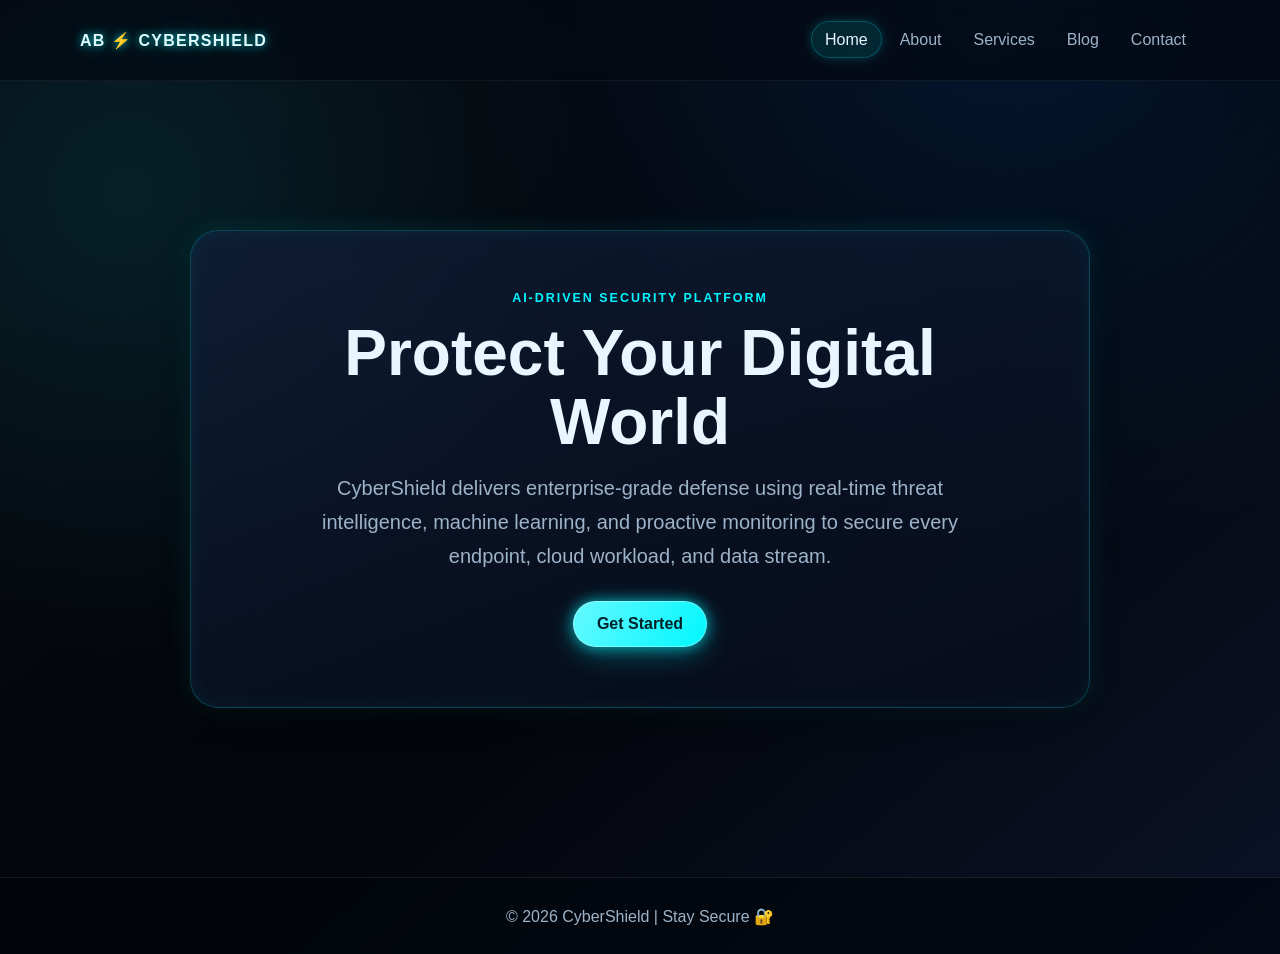
<file: index.html>
<!DOCTYPE html>
<html lang="en">
  <head>
    <meta charset="UTF-8" />
    <meta name="viewport" content="width=device-width, initial-scale=1.0" />
    <title>CyberShield | Home</title>
    <link rel="stylesheet" href="styles.css" />
  </head>
  <body>
    <header>
      <div class="container navbar">
        <a href="index.html" class="logo">AB <span class="bolt">⚡</span> CYBERSHIELD</a>
        <button class="menu-btn" aria-label="Toggle Menu">☰</button>
        <ul class="nav-links">
          <li><a class="active" href="index.html">Home</a></li>
          <li><a href="about.html">About</a></li>
          <li><a href="services.html">Services</a></li>
          <li><a href="blog.html">Blog</a></li>
          <li><a href="contact.html">Contact</a></li>
        </ul>
      </div>
    </header>

    <main>
      <section class="hero container">
        <div class="hero-panel">
          <p class="eyebrow">AI-Driven Security Platform</p>
          <h1>Protect Your Digital World</h1>
          <p class="subtitle">
            CyberShield delivers enterprise-grade defense using real-time threat intelligence,
            machine learning, and proactive monitoring to secure every endpoint, cloud workload,
            and data stream.
          </p>
          <button class="cta-btn">Get Started</button>
        </div>
      </section>
    </main>

    <footer>
      <div class="container footer-inner">© 2026 CyberShield | Stay Secure 🔐</div>
    </footer>
    <script src="script.js"></script>
  </body>
</html>
</file>
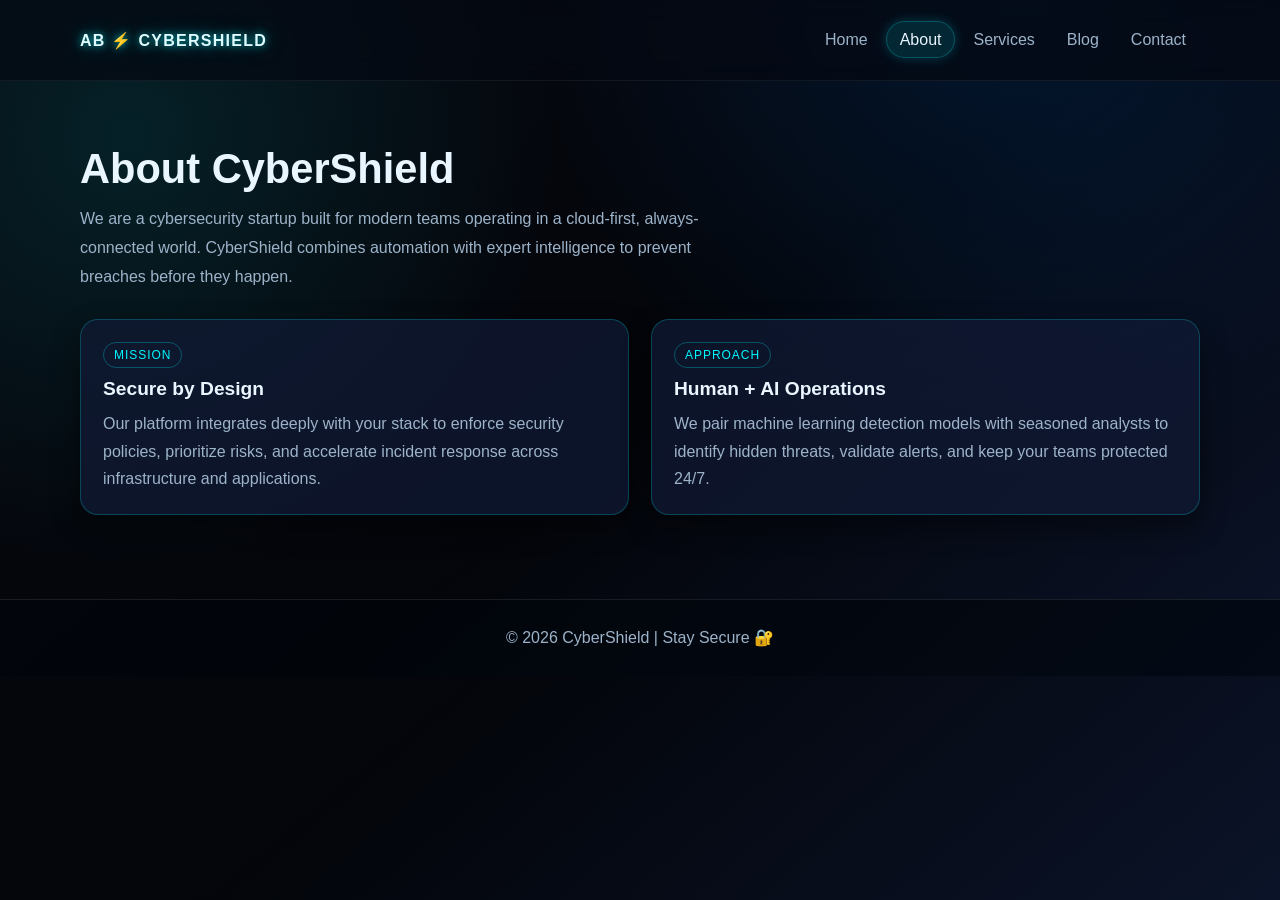
<file: about.html>
<!DOCTYPE html>
<html lang="en">
  <head>
    <meta charset="UTF-8" />
    <meta name="viewport" content="width=device-width, initial-scale=1.0" />
    <title>CyberShield | About</title>
    <link rel="stylesheet" href="styles.css" />
  </head>
  <body>
    <header>
      <div class="container navbar">
        <a href="index.html" class="logo">AB <span class="bolt">⚡</span> CYBERSHIELD</a>
        <button class="menu-btn" aria-label="Toggle Menu">☰</button>
        <ul class="nav-links">
          <li><a href="index.html">Home</a></li>
          <li><a class="active" href="about.html">About</a></li>
          <li><a href="services.html">Services</a></li>
          <li><a href="blog.html">Blog</a></li>
          <li><a href="contact.html">Contact</a></li>
        </ul>
      </div>
    </header>

    <main>
      <section class="container">
        <div class="section-header">
          <h1>About CyberShield</h1>
          <p>
            We are a cybersecurity startup built for modern teams operating in a cloud-first,
            always-connected world. CyberShield combines automation with expert intelligence to
            prevent breaches before they happen.
          </p>
        </div>

        <div class="grid cols-2">
          <article class="card">
            <span class="tag">Mission</span>
            <h3>Secure by Design</h3>
            <p>
              Our platform integrates deeply with your stack to enforce security policies,
              prioritize risks, and accelerate incident response across infrastructure and
              applications.
            </p>
          </article>

          <article class="card">
            <span class="tag">Approach</span>
            <h3>Human + AI Operations</h3>
            <p>
              We pair machine learning detection models with seasoned analysts to identify hidden
              threats, validate alerts, and keep your teams protected 24/7.
            </p>
          </article>
        </div>
      </section>
    </main>

    <footer>
      <div class="container footer-inner">© 2026 CyberShield | Stay Secure 🔐</div>
    </footer>
    <script src="script.js"></script>
  </body>
</html>
</file>
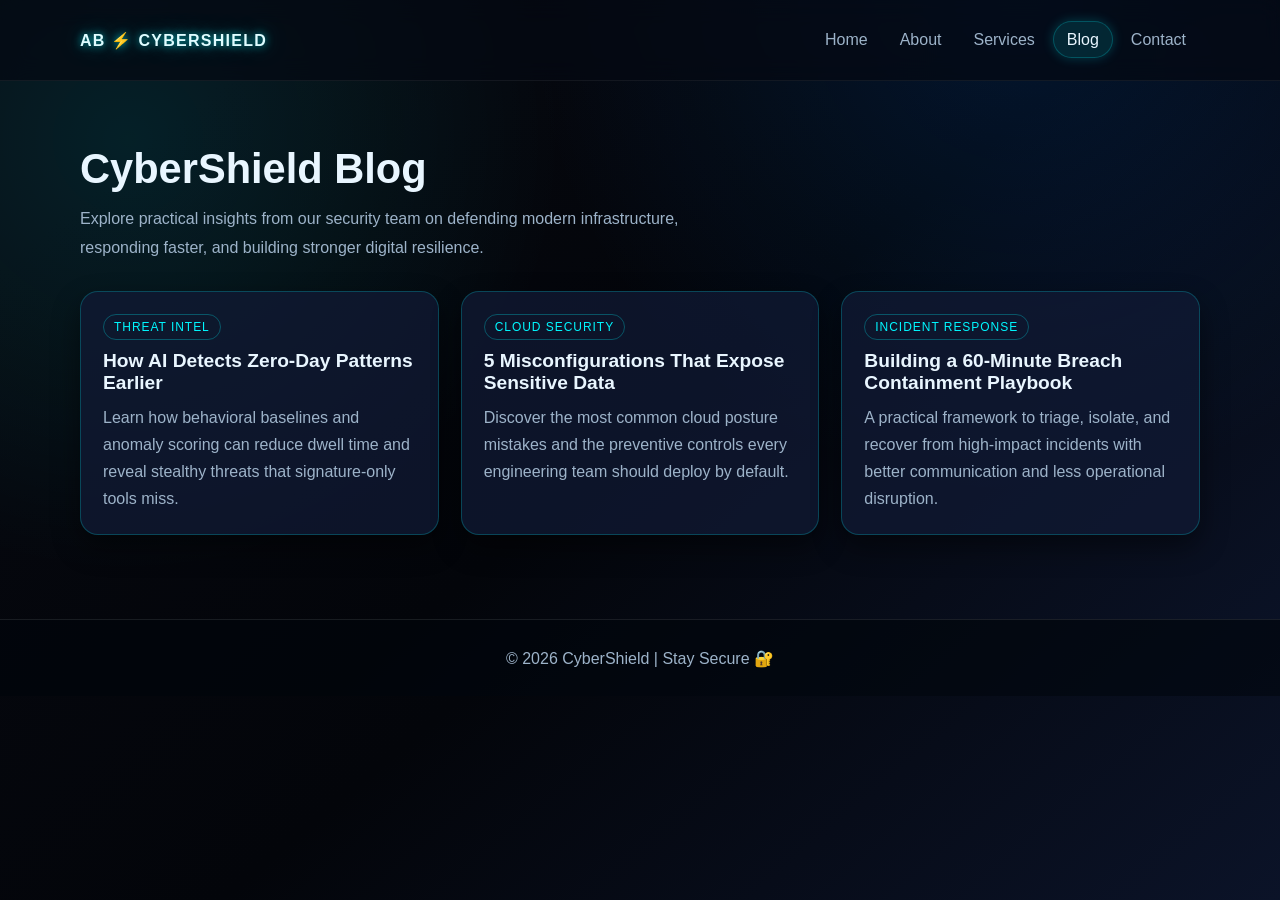
<file: blog.html>
<!DOCTYPE html>
<html lang="en">
  <head>
    <meta charset="UTF-8" />
    <meta name="viewport" content="width=device-width, initial-scale=1.0" />
    <title>CyberShield | Blog</title>
    <link rel="stylesheet" href="styles.css" />
  </head>
  <body>
    <header>
      <div class="container navbar">
        <a href="index.html" class="logo">AB <span class="bolt">⚡</span> CYBERSHIELD</a>
        <button class="menu-btn" aria-label="Toggle Menu">☰</button>
        <ul class="nav-links">
          <li><a href="index.html">Home</a></li>
          <li><a href="about.html">About</a></li>
          <li><a href="services.html">Services</a></li>
          <li><a class="active" href="blog.html">Blog</a></li>
          <li><a href="contact.html">Contact</a></li>
        </ul>
      </div>
    </header>

    <main>
      <section class="container">
        <div class="section-header">
          <h1>CyberShield Blog</h1>
          <p>
            Explore practical insights from our security team on defending modern infrastructure,
            responding faster, and building stronger digital resilience.
          </p>
        </div>

        <div class="grid cols-3">
          <article class="card">
            <span class="tag">Threat Intel</span>
            <h3>How AI Detects Zero-Day Patterns Earlier</h3>
            <p>
              Learn how behavioral baselines and anomaly scoring can reduce dwell time and reveal
              stealthy threats that signature-only tools miss.
            </p>
          </article>

          <article class="card">
            <span class="tag">Cloud Security</span>
            <h3>5 Misconfigurations That Expose Sensitive Data</h3>
            <p>
              Discover the most common cloud posture mistakes and the preventive controls every
              engineering team should deploy by default.
            </p>
          </article>

          <article class="card">
            <span class="tag">Incident Response</span>
            <h3>Building a 60-Minute Breach Containment Playbook</h3>
            <p>
              A practical framework to triage, isolate, and recover from high-impact incidents
              with better communication and less operational disruption.
            </p>
          </article>
        </div>
      </section>
    </main>

    <footer>
      <div class="container footer-inner">© 2026 CyberShield | Stay Secure 🔐</div>
    </footer>
    <script src="script.js"></script>
  </body>
</html>
</file>
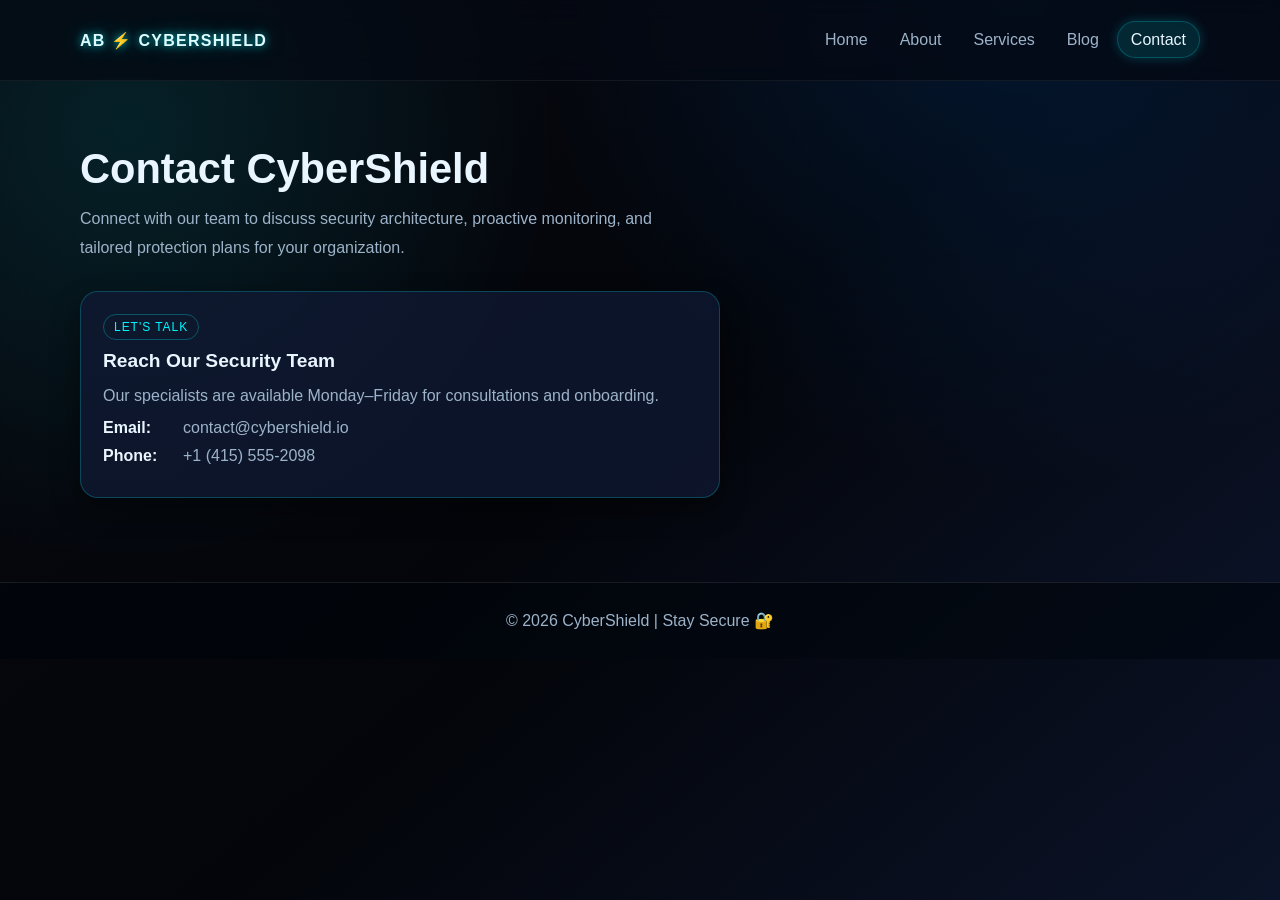
<file: contact.html>
<!DOCTYPE html>
<html lang="en">
  <head>
    <meta charset="UTF-8" />
    <meta name="viewport" content="width=device-width, initial-scale=1.0" />
    <title>CyberShield | Contact</title>
    <link rel="stylesheet" href="styles.css" />
  </head>
  <body>
    <header>
      <div class="container navbar">
        <a href="index.html" class="logo">AB <span class="bolt">⚡</span> CYBERSHIELD</a>
        <button class="menu-btn" aria-label="Toggle Menu">☰</button>
        <ul class="nav-links">
          <li><a href="index.html">Home</a></li>
          <li><a href="about.html">About</a></li>
          <li><a href="services.html">Services</a></li>
          <li><a href="blog.html">Blog</a></li>
          <li><a class="active" href="contact.html">Contact</a></li>
        </ul>
      </div>
    </header>

    <main>
      <section class="container">
        <div class="section-header">
          <h1>Contact CyberShield</h1>
          <p>
            Connect with our team to discuss security architecture, proactive monitoring, and
            tailored protection plans for your organization.
          </p>
        </div>

        <article class="card" style="max-width: 640px;">
          <span class="tag">Let&apos;s Talk</span>
          <h3>Reach Our Security Team</h3>
          <p>Our specialists are available Monday–Friday for consultations and onboarding.</p>
          <div class="contact-item"><strong>Email:</strong> contact@cybershield.io</div>
          <div class="contact-item"><strong>Phone:</strong> +1 (415) 555-2098</div>
        </article>
      </section>
    </main>

    <footer>
      <div class="container footer-inner">© 2026 CyberShield | Stay Secure 🔐</div>
    </footer>
    <script src="script.js"></script>
  </body>
</html>
</file>
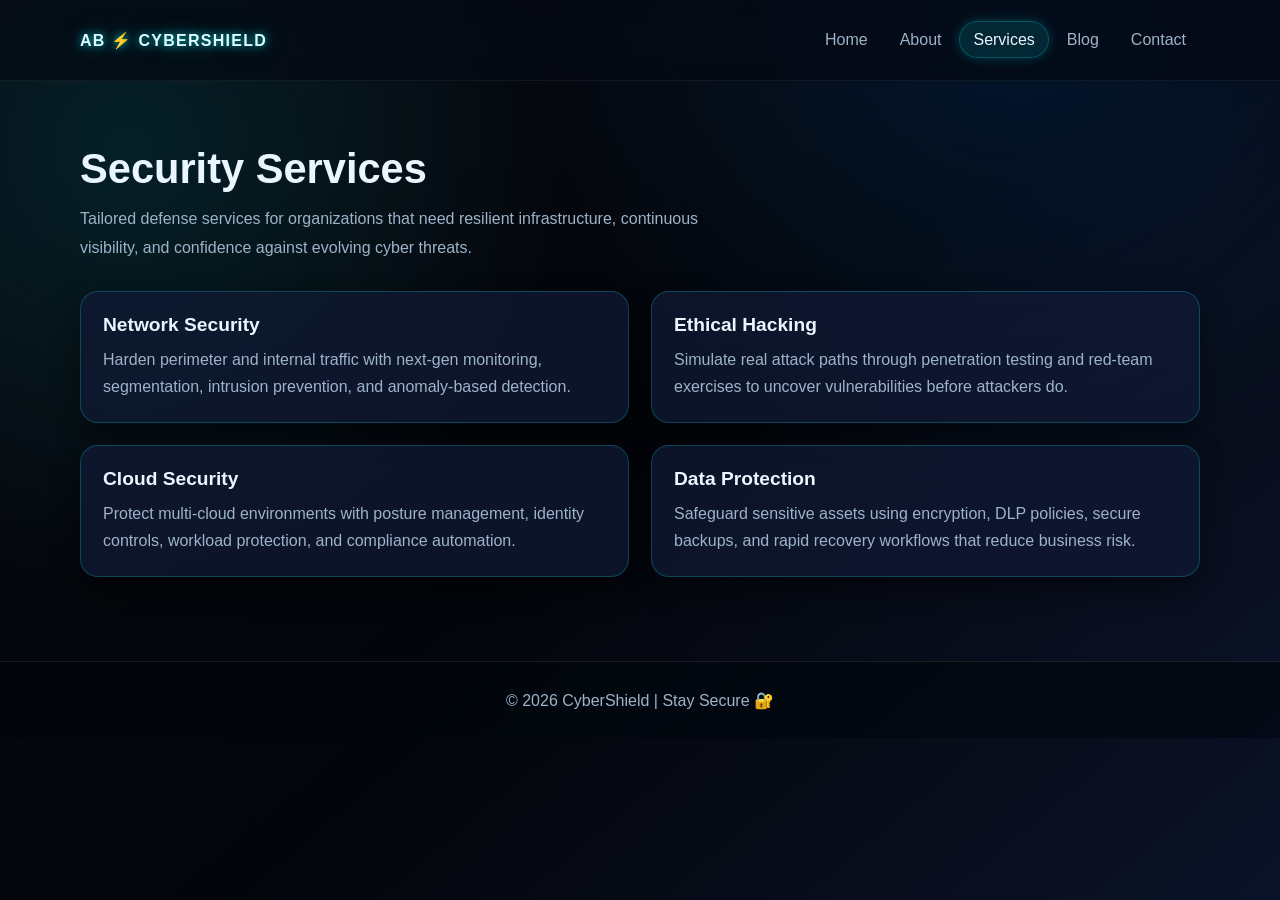
<file: services.html>
<!DOCTYPE html>
<html lang="en">
  <head>
    <meta charset="UTF-8" />
    <meta name="viewport" content="width=device-width, initial-scale=1.0" />
    <title>CyberShield | Services</title>
    <link rel="stylesheet" href="styles.css" />
  </head>
  <body>
    <header>
      <div class="container navbar">
        <a href="index.html" class="logo">AB <span class="bolt">⚡</span> CYBERSHIELD</a>
        <button class="menu-btn" aria-label="Toggle Menu">☰</button>
        <ul class="nav-links">
          <li><a href="index.html">Home</a></li>
          <li><a href="about.html">About</a></li>
          <li><a class="active" href="services.html">Services</a></li>
          <li><a href="blog.html">Blog</a></li>
          <li><a href="contact.html">Contact</a></li>
        </ul>
      </div>
    </header>

    <main>
      <section class="container">
        <div class="section-header">
          <h1>Security Services</h1>
          <p>
            Tailored defense services for organizations that need resilient infrastructure,
            continuous visibility, and confidence against evolving cyber threats.
          </p>
        </div>

        <div class="grid cols-2">
          <article class="card">
            <h3>Network Security</h3>
            <p>
              Harden perimeter and internal traffic with next-gen monitoring, segmentation,
              intrusion prevention, and anomaly-based detection.
            </p>
          </article>

          <article class="card">
            <h3>Ethical Hacking</h3>
            <p>
              Simulate real attack paths through penetration testing and red-team exercises to
              uncover vulnerabilities before attackers do.
            </p>
          </article>

          <article class="card">
            <h3>Cloud Security</h3>
            <p>
              Protect multi-cloud environments with posture management, identity controls,
              workload protection, and compliance automation.
            </p>
          </article>

          <article class="card">
            <h3>Data Protection</h3>
            <p>
              Safeguard sensitive assets using encryption, DLP policies, secure backups, and rapid
              recovery workflows that reduce business risk.
            </p>
          </article>
        </div>
      </section>
    </main>

    <footer>
      <div class="container footer-inner">© 2026 CyberShield | Stay Secure 🔐</div>
    </footer>
    <script src="script.js"></script>
  </body>
</html>
</file>
<file: styles.css>
:root {
  --bg: #06080f;
  --bg-alt: #0b1328;
  --surface: rgba(16, 26, 52, 0.75);
  --surface-border: rgba(0, 247, 255, 0.22);
  --text: #e9f6ff;
  --muted: #9db3c9;
  --accent: #00f7ff;
  --accent-soft: rgba(0, 247, 255, 0.25);
  --shadow: 0 12px 28px rgba(0, 0, 0, 0.45);
  --radius: 18px;
}

* {
  box-sizing: border-box;
}

html,
body {
  margin: 0;
  padding: 0;
  font-family: "Inter", "Segoe UI", Roboto, Helvetica, Arial, sans-serif;
  color: var(--text);
  background:
    radial-gradient(circle at 10% 20%, rgba(0, 247, 255, 0.1), transparent 34%),
    radial-gradient(circle at 80% 0%, rgba(0, 121, 255, 0.15), transparent 40%),
    linear-gradient(140deg, var(--bg) 15%, #03050a 55%, var(--bg-alt) 100%);
  min-height: 100%;
  scroll-behavior: smooth;
}

a {
  color: inherit;
  text-decoration: none;
}

img {
  max-width: 100%;
  display: block;
}

.container {
  width: min(1120px, 92%);
  margin: 0 auto;
}

header {
  position: sticky;
  top: 0;
  z-index: 25;
  backdrop-filter: blur(12px);
  background: rgba(5, 9, 18, 0.72);
  border-bottom: 1px solid rgba(255, 255, 255, 0.06);
}

.navbar {
  min-height: 80px;
  display: flex;
  align-items: center;
  justify-content: space-between;
  gap: 16px;
}

.logo {
  font-weight: 800;
  letter-spacing: 0.08em;
  text-transform: uppercase;
  font-size: 1rem;
  color: #dffcff;
  text-shadow:
    0 0 8px rgba(0, 247, 255, 0.75),
    0 0 24px rgba(0, 247, 255, 0.4);
}

.logo .bolt {
  color: var(--accent);
}

.menu-btn {
  display: none;
  background: transparent;
  border: 1px solid rgba(255, 255, 255, 0.2);
  color: var(--text);
  border-radius: 10px;
  padding: 7px 11px;
  cursor: pointer;
}

.nav-links {
  list-style: none;
  display: flex;
  align-items: center;
  gap: 4px;
  margin: 0;
  padding: 0;
}

.nav-links a {
  padding: 10px 14px;
  border-radius: 999px;
  color: var(--muted);
  font-weight: 500;
  transition: color 0.25s ease, background-color 0.25s ease, box-shadow 0.3s ease;
}

.nav-links a:hover,
.nav-links a.active {
  color: var(--text);
  background: rgba(0, 247, 255, 0.12);
  box-shadow: 0 0 0 1px var(--surface-border) inset, 0 0 12px rgba(0, 247, 255, 0.22);
}

main {
  padding: 64px 0 84px;
}

.hero {
  min-height: 72vh;
  display: grid;
  place-items: center;
  text-align: center;
}

.hero-panel {
  width: min(900px, 100%);
  padding: clamp(28px, 6vw, 60px);
  border-radius: 28px;
  background: linear-gradient(160deg, rgba(16, 29, 55, 0.8), rgba(7, 13, 28, 0.75));
  border: 1px solid var(--surface-border);
  box-shadow:
    var(--shadow),
    0 0 26px rgba(0, 247, 255, 0.12),
    inset 0 0 22px rgba(0, 247, 255, 0.06);
}

.eyebrow {
  margin: 0;
  letter-spacing: 0.16em;
  text-transform: uppercase;
  color: var(--accent);
  font-size: 0.78rem;
  font-weight: 700;
}

.hero h1 {
  margin: 14px 0 14px;
  font-size: clamp(2rem, 6vw, 4rem);
  line-height: 1.08;
  font-weight: 800;
}

.subtitle {
  margin: 0 auto;
  max-width: 64ch;
  color: var(--muted);
  font-size: clamp(1rem, 2.5vw, 1.25rem);
  line-height: 1.7;
}

.cta-btn {
  margin-top: 28px;
  border: 0;
  border-radius: 999px;
  padding: 14px 24px;
  color: #012128;
  background: linear-gradient(120deg, #66f9ff, var(--accent));
  font-weight: 800;
  font-size: 1rem;
  cursor: pointer;
  box-shadow:
    0 0 0 1px rgba(255, 255, 255, 0.35) inset,
    0 0 14px rgba(0, 247, 255, 0.65),
    0 8px 28px rgba(0, 247, 255, 0.28);
  transition: transform 0.2s ease, box-shadow 0.25s ease, filter 0.25s ease;
}

.cta-btn:hover {
  transform: translateY(-2px) scale(1.01);
  box-shadow:
    0 0 0 1px rgba(255, 255, 255, 0.45) inset,
    0 0 28px rgba(0, 247, 255, 0.8),
    0 14px 34px rgba(0, 247, 255, 0.3);
  filter: brightness(1.06);
}

.section-header {
  margin-bottom: 28px;
}

.section-header h1,
.section-header h2 {
  margin: 0;
  font-size: clamp(1.8rem, 4vw, 2.6rem);
}

.section-header p {
  margin: 12px 0 0;
  max-width: 70ch;
  color: var(--muted);
  line-height: 1.8;
}

.grid {
  display: grid;
  gap: 22px;
}

.grid.cols-2 {
  grid-template-columns: repeat(2, minmax(0, 1fr));
}

.grid.cols-3 {
  grid-template-columns: repeat(3, minmax(0, 1fr));
}

.card {
  background: var(--surface);
  border: 1px solid var(--surface-border);
  border-radius: var(--radius);
  padding: 22px;
  box-shadow: var(--shadow);
  transition: transform 0.25s ease, border-color 0.25s ease, box-shadow 0.3s ease;
}

.card:hover {
  transform: translateY(-6px);
  border-color: rgba(0, 247, 255, 0.52);
  box-shadow:
    0 16px 32px rgba(0, 0, 0, 0.52),
    0 0 24px rgba(0, 247, 255, 0.2);
}

.card h3 {
  margin-top: 0;
  margin-bottom: 10px;
  font-size: 1.2rem;
}

.card p {
  margin: 0;
  color: var(--muted);
  line-height: 1.7;
}

.tag {
  display: inline-flex;
  border: 1px solid rgba(0, 247, 255, 0.28);
  color: var(--accent);
  font-size: 0.75rem;
  letter-spacing: 0.08em;
  text-transform: uppercase;
  padding: 5px 10px;
  border-radius: 999px;
  margin-bottom: 10px;
}

.contact-item {
  display: flex;
  align-items: center;
  gap: 10px;
  color: var(--muted);
  margin: 10px 0;
}

.contact-item strong {
  color: var(--text);
  min-width: 70px;
}

footer {
  border-top: 1px solid rgba(255, 255, 255, 0.09);
  background: rgba(1, 5, 11, 0.65);
}

.footer-inner {
  min-height: 76px;
  display: flex;
  align-items: center;
  justify-content: center;
  text-align: center;
  color: var(--muted);
}

@media (max-width: 900px) {
  .grid.cols-3 {
    grid-template-columns: repeat(2, minmax(0, 1fr));
  }
}

@media (max-width: 760px) {
  .menu-btn {
    display: block;
  }

  .nav-links {
    position: absolute;
    top: 80px;
    left: 4%;
    right: 4%;
    display: grid;
    gap: 8px;
    padding: 12px;
    border-radius: 14px;
    background: rgba(9, 15, 31, 0.98);
    border: 1px solid rgba(255, 255, 255, 0.08);
    transform-origin: top;
    transform: scaleY(0);
    opacity: 0;
    pointer-events: none;
    transition: transform 0.2s ease, opacity 0.2s ease;
  }

  .nav-links.open {
    transform: scaleY(1);
    opacity: 1;
    pointer-events: auto;
  }

  .grid.cols-2,
  .grid.cols-3 {
    grid-template-columns: 1fr;
  }

  .hero {
    min-height: 60vh;
  }
}
</file>
